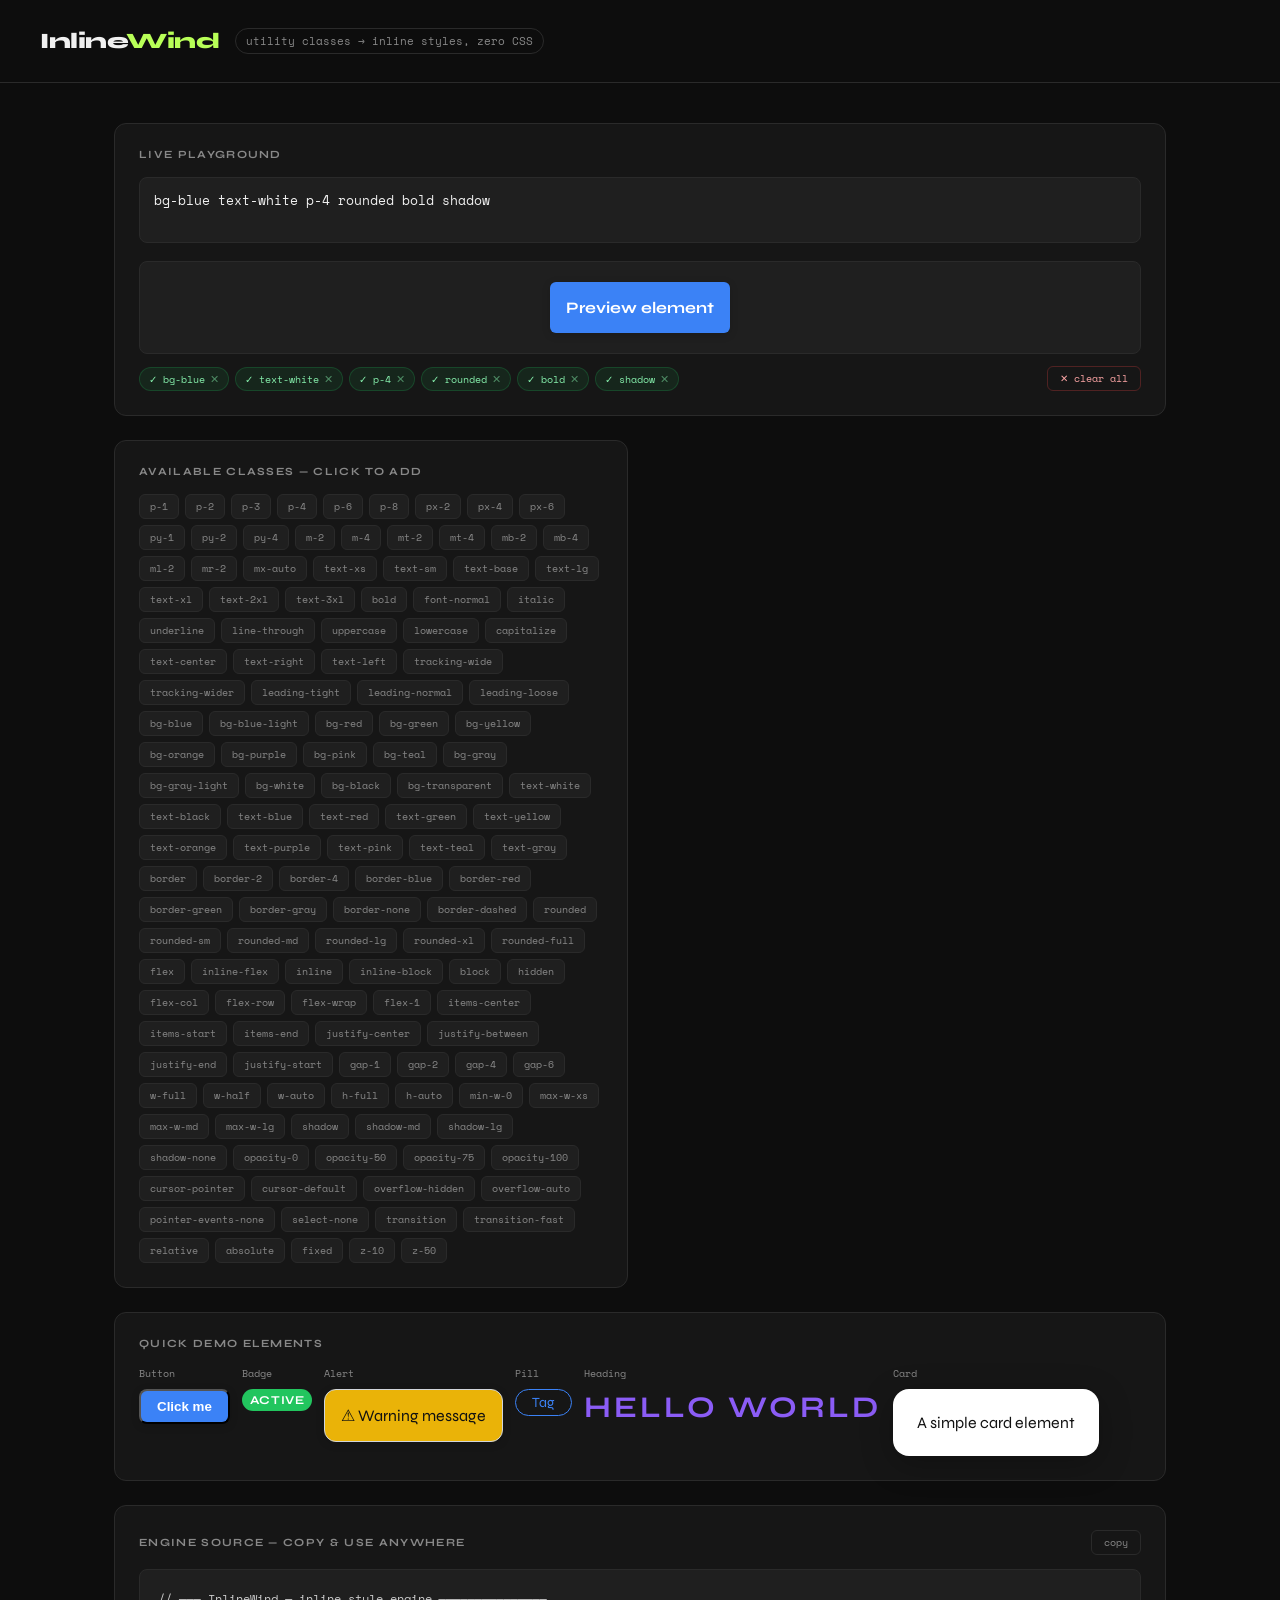
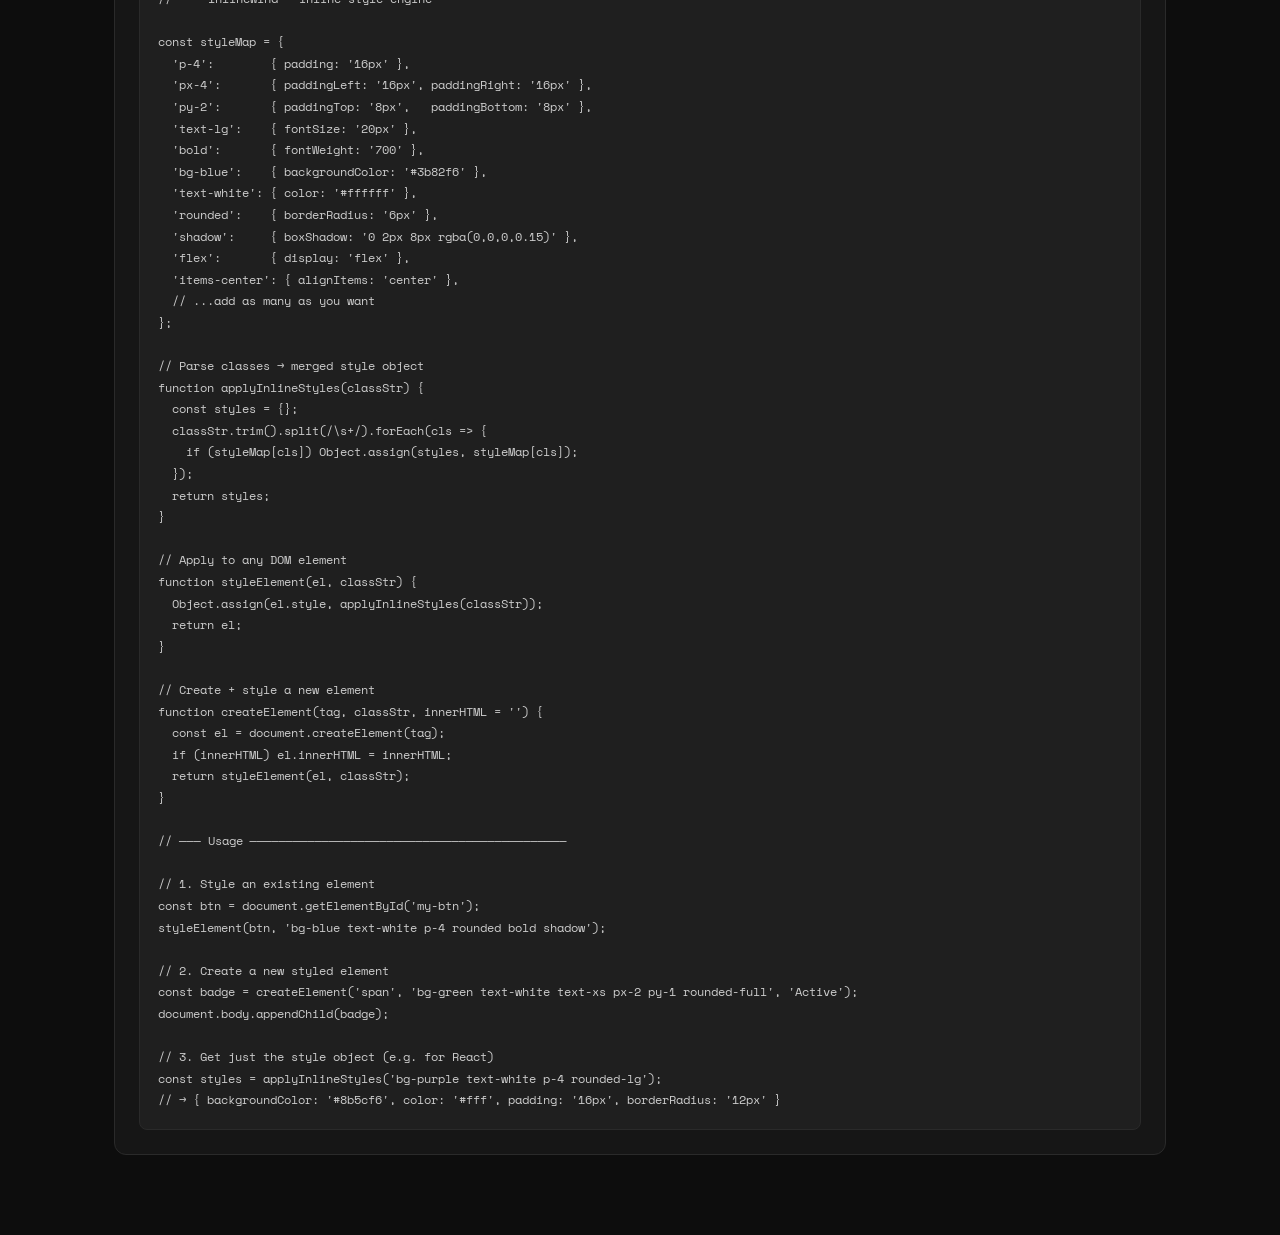
<file: index.html>
<!DOCTYPE html>
<html lang="en">
<head>
  <meta charset="UTF-8" />
  <meta name="viewport" content="width=device-width, initial-scale=1.0"/>
  <link rel="stylesheet" href="style.css">
  <title>InlineWind — Custom Inline Tailwind</title>
  <link href="https://fonts.googleapis.com/css2?family=Space+Mono:wght@400;700&family=Syne:wght@400;700;800&display=swap" rel="stylesheet"/>
  <style>

  </style>
</head>
<body>

<header>
  <div class="logo">Inline<span>Wind</span></div>
  <div class="tagline">utility classes → inline styles, zero CSS</div>
</header>

<main>

  <!-- Playground -->
  <div class="card" id="playground">
    <div class="card-title">Live Playground</div>
    <textarea id="classInput" rows="2" placeholder="e.g. bg-blue text-white p-4 rounded bold shadow">bg-blue text-white p-4 rounded bold shadow</textarea>
    <div class="preview-wrap">
      <span id="preview-el">Preview element</span>
    </div>
    <div style="display:flex; align-items:center; justify-content:space-between; margin-top:12px;">
      <div class="applied-tags" id="applied-tags" style="margin-top:0; flex:1;"></div>
      <button class="clear-btn" onclick="clearAll()" title="Remove all styles">✕ clear all</button>
    </div>
  </div>

  <!-- Class reference -->
  <div class="card">
    <div class="card-title">Available Classes — click to add</div>
    <div class="class-grid" id="class-grid"></div>
  </div>

  <!-- Quick demos -->
  <div class="card" id="demos">
    <div class="card-title">Quick Demo Elements</div>
    <div class="demo-row" id="demo-row"></div>
  </div>

  <!-- Source -->
  <div class="card" id="source-card">
    <div style="display:flex;align-items:center;justify-content:space-between;margin-bottom:14px">
      <div class="card-title" style="margin-bottom:0">Engine Source — copy & use anywhere</div>
      <button class="copy-btn" onclick="copySource()">copy</button>
    </div>
    <pre id="source-pre"></pre>
  </div>

</main>

<script src="script.js"></script>
</body>
</html>
</file>
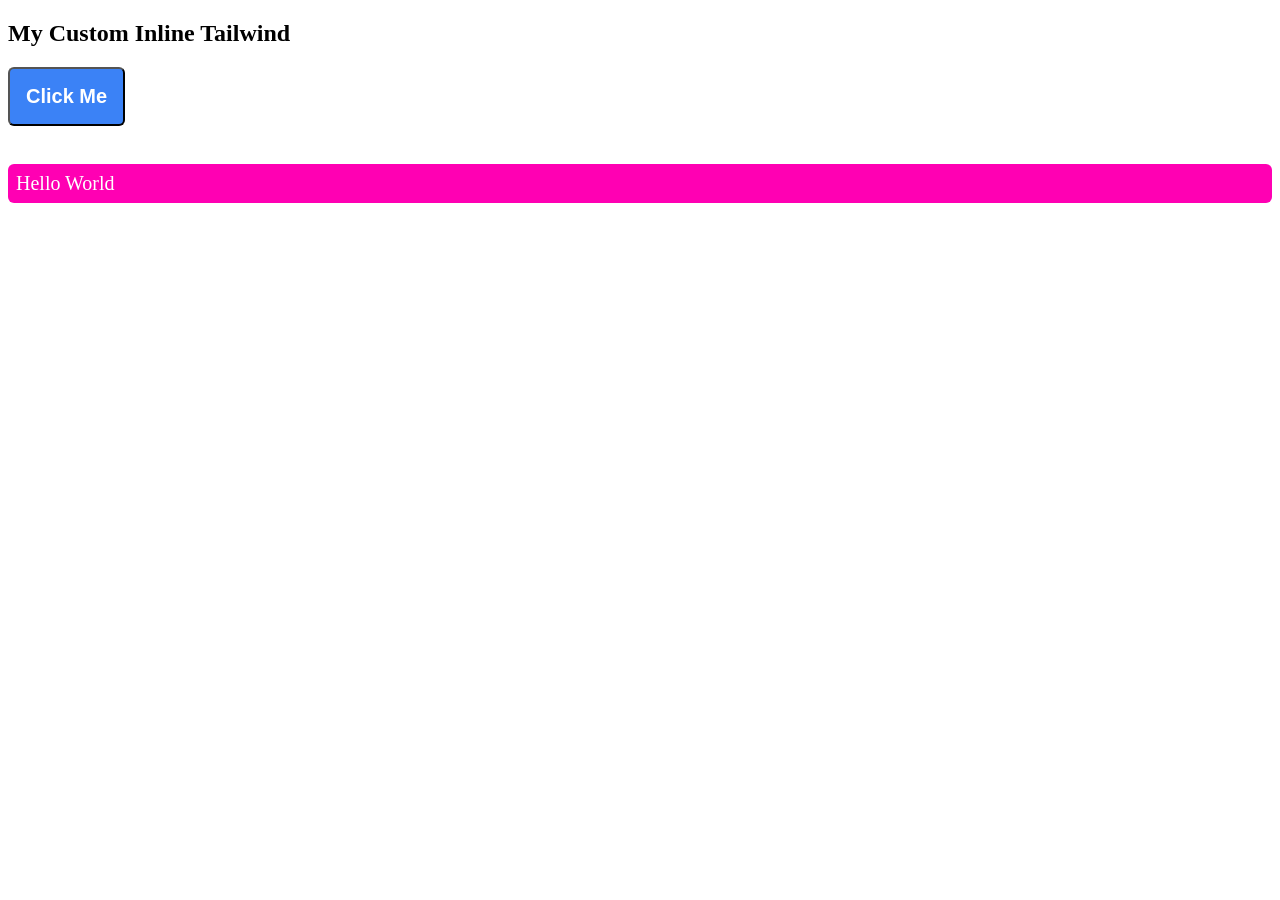
<file: models/01-model/index.html>
<!doctype html>
<html lang="en">
  <head>
    <meta charset="UTF-8" />
    <title>Inline Tailwind — Model1</title>
  </head>
  <body>

    <h2>My Custom Inline Tailwind</h2>
    <button id="myBtn">Click Me</button>
    <br /><br />
    <p id="myText">Hello World</p>

    <script src="script.js"></script>
  </body>
</html>
</file>
<file: style.css>
* {
  box-sizing: border-box;
  margin: 0;
  padding: 0;
}

:root {
  --bg: #0d0d0d;
  --surface: #161616;
  --surface2: #1f1f1f;
  --border: #2a2a2a;
  --accent: #b8ff57;
  --accent2: #57c8ff;
  --text: #f0f0f0;
  --muted: #888;
  --green: #22c55e;
  --red: #ef4444;
  --radius: 8px;
}

body {
  background: var(--bg);
  color: var(--text);
  font-family: "Syne", sans-serif;
  min-height: 100vh;
}

header {
  border-bottom: 1px solid var(--border);
  padding: 28px 40px;
  display: flex;
  align-items: center;
  gap: 16px;
}

.logo {
  font-size: 22px;
  font-weight: 800;
  letter-spacing: -0.5px;
}

.logo span {
  color: var(--accent);
}

.tagline {
  font-family: "Space Mono", monospace;
  font-size: 11px;
  color: var(--muted);
  border: 1px solid var(--border);
  padding: 4px 10px;
  border-radius: 999px;
}

main {
  max-width: 1100px;
  margin: 0 auto;
  padding: 40px 24px 80px;
  display: grid;
  grid-template-columns: 1fr 1fr;
  gap: 24px;
}

@media (max-width: 760px) {
  main {
    grid-template-columns: 1fr;
  }
  header {
    padding: 20px;
  }
}

.card {
  background: var(--surface);
  border: 1px solid var(--border);
  border-radius: 12px;
  padding: 24px;
}

.card-title {
  font-size: 11px;
  font-weight: 700;
  text-transform: uppercase;
  letter-spacing: 0.12em;
  color: var(--muted);
  margin-bottom: 16px;
}

/* Playground */
#playground {
  grid-column: 1 / -1;
}

textarea {
  width: 100%;
  background: var(--surface2);
  border: 1px solid var(--border);
  border-radius: var(--radius);
  color: var(--text);
  font-family: "Space Mono", monospace;
  font-size: 13px;
  padding: 12px 14px;
  resize: none;
  outline: none;
  transition: border-color 0.2s;
}

textarea:focus {
  border-color: var(--accent);
}

.preview-wrap {
  margin-top: 14px;
  background: var(--surface2);
  border: 1px solid var(--border);
  border-radius: var(--radius);
  padding: 20px;
  min-height: 80px;
  display: flex;
  align-items: center;
  justify-content: center;
  flex-wrap: wrap;
  gap: 8px;
}

#preview-el {
  font-family: "Syne", sans-serif;
  font-size: 16px;
}

.applied-tags {
  display: flex;
  flex-wrap: wrap;
  gap: 6px;
  margin-top: 12px;
}

.tag {
  font-family: "Space Mono", monospace;
  font-size: 10px;
  padding: 3px 9px;
  border-radius: 999px;
  border: 1px solid transparent;
}

.tag.ok {
  background: #22c55e18;
  color: #86efac;
  border-color: #22c55e33;
}
.tag.err {
  background: #ef444418;
  color: #fca5a5;
  border-color: #ef444433;
}

.tag .del-btn {
  margin-left: 5px;
  cursor: pointer;
  opacity: 0.5;
  font-size: 11px;
  transition: opacity 0.15s;
}
.tag .del-btn:hover {
  opacity: 1;
}

.clear-btn {
  font-family: "Space Mono", monospace;
  font-size: 10px;
  padding: 4px 12px;
  background: transparent;
  border: 1px solid #ef444444;
  border-radius: 6px;
  color: #fca5a5;
  cursor: pointer;
  transition: all 0.15s;
}
.clear-btn:hover {
  background: #ef4444;
  color: #fff;
  border-color: #ef4444;
}

/* Class grid */
.class-grid {
  display: flex;
  flex-wrap: wrap;
  gap: 6px;
}

.cls-btn {
  font-family: "Space Mono", monospace;
  font-size: 10px;
  padding: 4px 10px;
  border-radius: 6px;
  border: 1px solid var(--border);
  background: var(--surface2);
  color: var(--muted);
  cursor: pointer;
  transition: all 0.15s;
}

.cls-btn:hover {
  background: var(--accent);
  color: #000;
  border-color: var(--accent);
}

/* Source block */
#source-card {
  grid-column: 1 / -1;
}

pre {
  background: var(--surface2);
  border: 1px solid var(--border);
  border-radius: var(--radius);
  padding: 18px;
  font-family: "Space Mono", monospace;
  font-size: 12px;
  line-height: 1.8;
  overflow-x: auto;
  color: #ccc;
  white-space: pre-wrap;
  word-break: break-word;
}

.kw {
  color: #b8ff57;
}
.fn {
  color: #57c8ff;
}
.str {
  color: #ffd070;
}
.cm {
  color: #555;
}

.copy-btn {
  float: right;
  font-family: "Space Mono", monospace;
  font-size: 10px;
  padding: 4px 12px;
  background: transparent;
  border: 1px solid var(--border);
  border-radius: 6px;
  color: var(--muted);
  cursor: pointer;
  transition: all 0.15s;
}

.copy-btn:hover {
  background: var(--accent);
  color: #000;
  border-color: var(--accent);
}

/* Quick demo row */
#demos {
  grid-column: 1 / -1;
}
.demo-row {
  display: flex;
  flex-wrap: wrap;
  gap: 12px;
}

.demo-item {
  display: flex;
  flex-direction: column;
  gap: 8px;
  align-items: flex-start;
}

.demo-label {
  font-family: "Space Mono", monospace;
  font-size: 10px;
  color: var(--muted);
}
</file>
